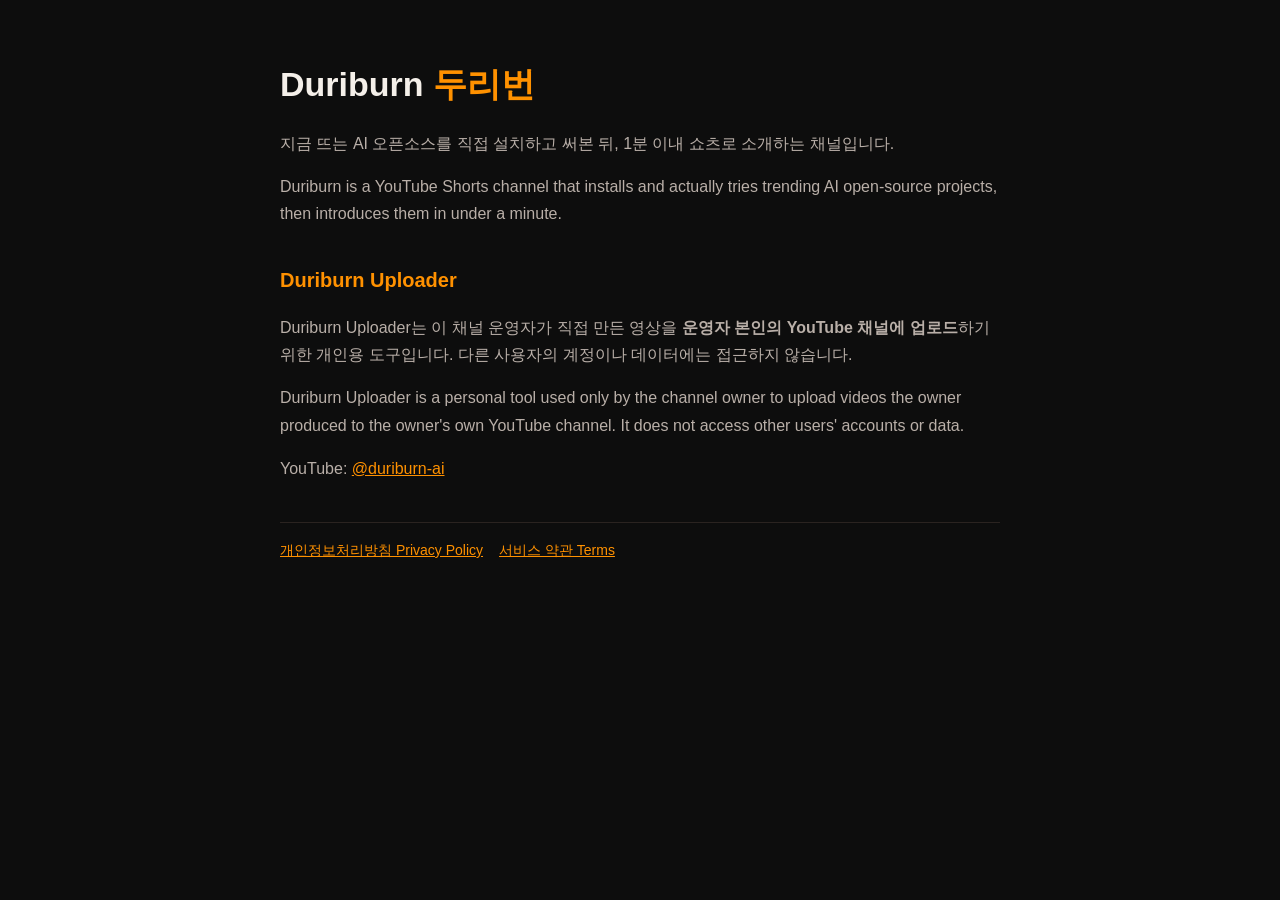
<file: index.html>
<!doctype html><html lang="ko"><head><meta charset="utf-8"><meta name="viewport" content="width=device-width,initial-scale=1">
<title>Duriburn 두리번</title><link rel="stylesheet" href="style.css"></head><body><main>
<h1>Duriburn <span>두리번</span></h1>
<p>지금 뜨는 AI 오픈소스를 직접 설치하고 써본 뒤, 1분 이내 쇼츠로 소개하는 채널입니다.</p>
<p>Duriburn is a YouTube Shorts channel that installs and actually tries trending AI open-source projects, then introduces them in under a minute.</p>
<h2>Duriburn Uploader</h2>
<p>Duriburn Uploader는 이 채널 운영자가 직접 만든 영상을 <b>운영자 본인의 YouTube 채널에 업로드</b>하기 위한 개인용 도구입니다. 다른 사용자의 계정이나 데이터에는 접근하지 않습니다.</p>
<p>Duriburn Uploader is a personal tool used only by the channel owner to upload videos the owner produced to the owner's own YouTube channel. It does not access other users' accounts or data.</p>
<p>YouTube: <a href="https://www.youtube.com/@duriburn-ai">@duriburn-ai</a></p>
<nav><a href="privacy.html">개인정보처리방침 Privacy Policy</a><a href="terms.html">서비스 약관 Terms</a></nav>
</main></body></html>
</file>
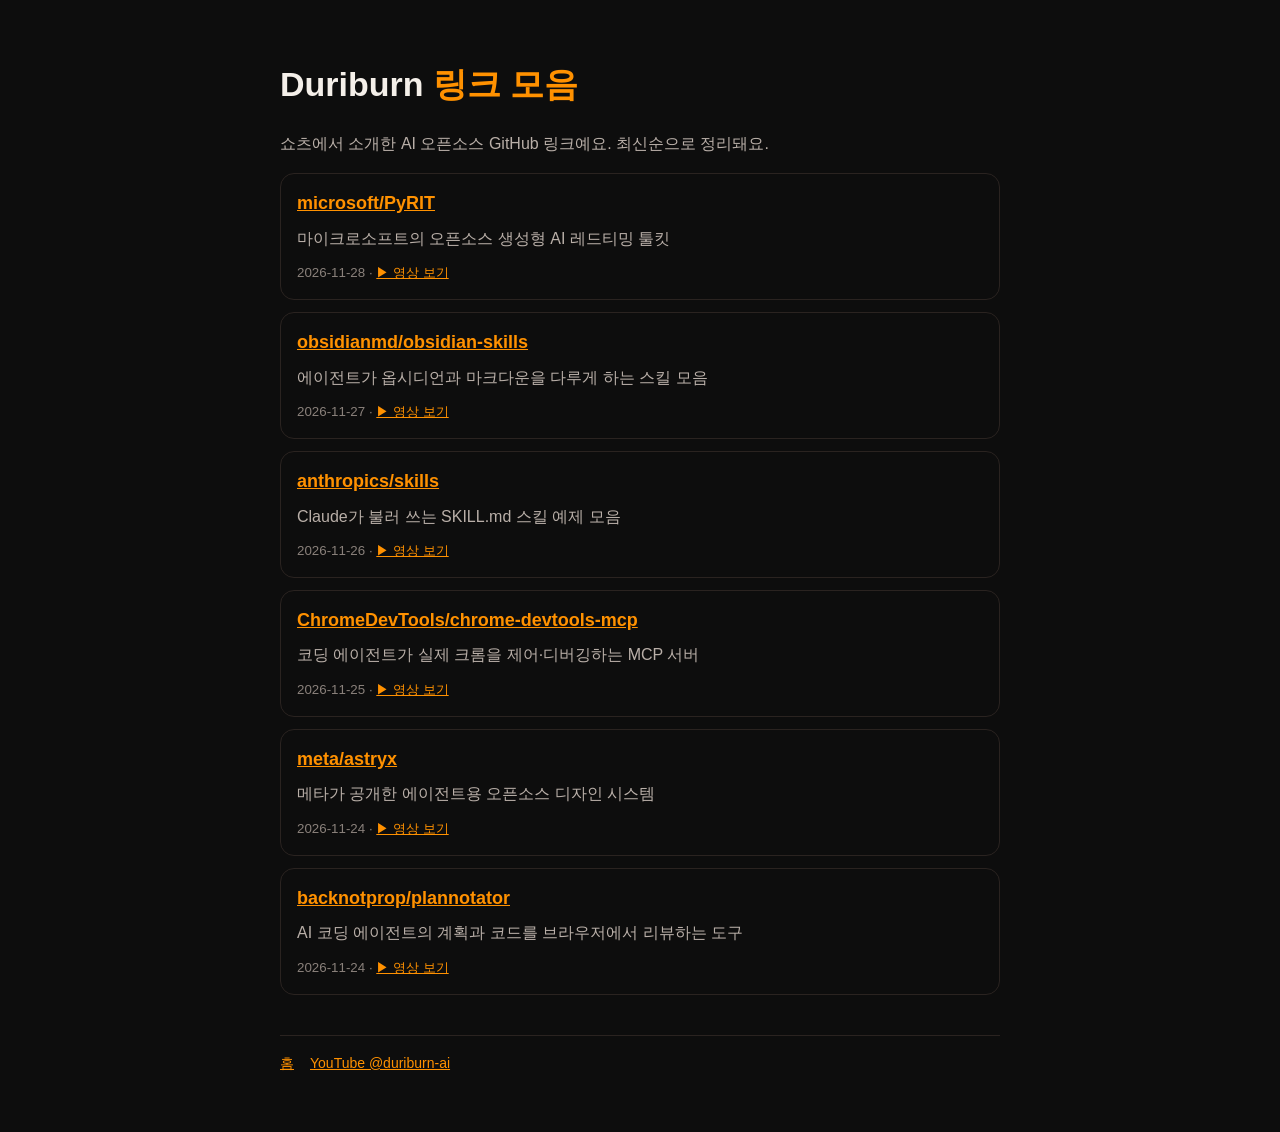
<file: links.html>
<!doctype html><html lang="ko"><head><meta charset="utf-8"><meta name="viewport" content="width=device-width,initial-scale=1">
<title>두리번이 소개한 AI 오픈소스 링크 모음</title><link rel="stylesheet" href="style.css">
<style>ul{list-style:none;padding:0}li{border:1px solid #2a2320;border-radius:14px;padding:14px 16px;margin:12px 0}a.repo{font-size:18px;font-weight:700;word-break:break-all}li p{margin:6px 0}small{color:#8a817b}</style></head>
<body><main><h1>Duriburn <span>링크 모음</span></h1>
<p>쇼츠에서 소개한 AI 오픈소스 GitHub 링크예요. 최신순으로 정리돼요.</p>
<ul><li><a class="repo" href="https://github.com/microsoft/PyRIT">microsoft/PyRIT</a><p>마이크로소프트의 오픈소스 생성형 AI 레드티밍 툴킷</p><small>2026-11-28 · <a href="https://youtube.com/shorts/XU3pWyUfzyk">▶ 영상 보기</a></small></li>
<li><a class="repo" href="https://github.com/obsidianmd/obsidian-skills">obsidianmd/obsidian-skills</a><p>에이전트가 옵시디언과 마크다운을 다루게 하는 스킬 모음</p><small>2026-11-27 · <a href="https://youtube.com/shorts/ZMdDo51eXQM">▶ 영상 보기</a></small></li>
<li><a class="repo" href="https://github.com/anthropics/skills">anthropics/skills</a><p>Claude가 불러 쓰는 SKILL.md 스킬 예제 모음</p><small>2026-11-26 · <a href="https://youtube.com/shorts/5Knz9wBX8SY">▶ 영상 보기</a></small></li>
<li><a class="repo" href="https://github.com/ChromeDevTools/chrome-devtools-mcp">ChromeDevTools/chrome-devtools-mcp</a><p>코딩 에이전트가 실제 크롬을 제어·디버깅하는 MCP 서버</p><small>2026-11-25 · <a href="https://youtube.com/shorts/dO47_bAZS7Q">▶ 영상 보기</a></small></li>
<li><a class="repo" href="https://github.com/meta/astryx">meta/astryx</a><p>메타가 공개한 에이전트용 오픈소스 디자인 시스템</p><small>2026-11-24 · <a href="https://youtube.com/shorts/kfMm3bFbrIg">▶ 영상 보기</a></small></li>
<li><a class="repo" href="https://github.com/backnotprop/plannotator">backnotprop/plannotator</a><p>AI 코딩 에이전트의 계획과 코드를 브라우저에서 리뷰하는 도구</p><small>2026-11-24 · <a href="https://youtube.com/shorts/B1mohXmfS0c">▶ 영상 보기</a></small></li></ul>
<nav><a href="index.html">홈</a><a href="https://www.youtube.com/@duriburn-ai">YouTube @duriburn-ai</a></nav></main></body></html>
</file>
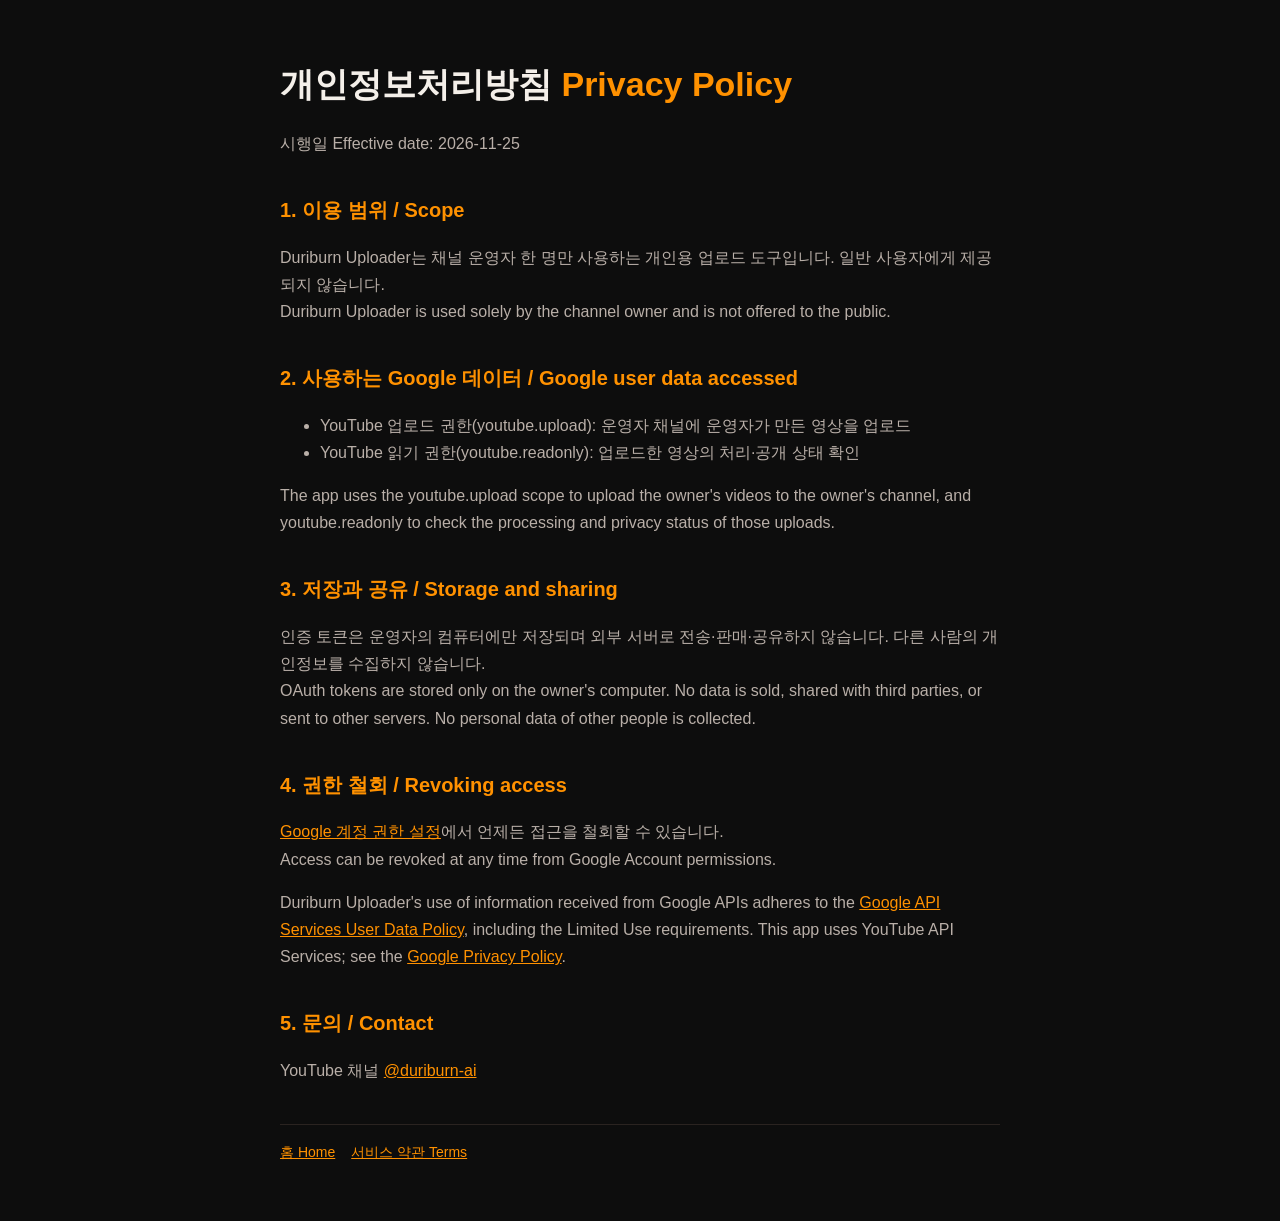
<file: privacy.html>
<!doctype html><html lang="ko"><head><meta charset="utf-8"><meta name="viewport" content="width=device-width,initial-scale=1">
<title>개인정보처리방침 · Duriburn</title><link rel="stylesheet" href="style.css"></head><body><main>
<h1>개인정보처리방침 <span>Privacy Policy</span></h1>
<p>시행일 Effective date: 2026-11-25</p>
<h2>1. 이용 범위 / Scope</h2>
<p>Duriburn Uploader는 채널 운영자 한 명만 사용하는 개인용 업로드 도구입니다. 일반 사용자에게 제공되지 않습니다.<br>Duriburn Uploader is used solely by the channel owner and is not offered to the public.</p>
<h2>2. 사용하는 Google 데이터 / Google user data accessed</h2>
<ul>
<li>YouTube 업로드 권한(youtube.upload): 운영자 채널에 운영자가 만든 영상을 업로드</li>
<li>YouTube 읽기 권한(youtube.readonly): 업로드한 영상의 처리·공개 상태 확인</li>
</ul>
<p>The app uses the youtube.upload scope to upload the owner's videos to the owner's channel, and youtube.readonly to check the processing and privacy status of those uploads.</p>
<h2>3. 저장과 공유 / Storage and sharing</h2>
<p>인증 토큰은 운영자의 컴퓨터에만 저장되며 외부 서버로 전송·판매·공유하지 않습니다. 다른 사람의 개인정보를 수집하지 않습니다.<br>OAuth tokens are stored only on the owner's computer. No data is sold, shared with third parties, or sent to other servers. No personal data of other people is collected.</p>
<h2>4. 권한 철회 / Revoking access</h2>
<p><a href="https://myaccount.google.com/permissions">Google 계정 권한 설정</a>에서 언제든 접근을 철회할 수 있습니다.<br>Access can be revoked at any time from Google Account permissions.</p>
<p>Duriburn Uploader's use of information received from Google APIs adheres to the <a href="https://developers.google.com/terms/api-services-user-data-policy">Google API Services User Data Policy</a>, including the Limited Use requirements. This app uses YouTube API Services; see the <a href="https://policies.google.com/privacy">Google Privacy Policy</a>.</p>
<h2>5. 문의 / Contact</h2>
<p>YouTube 채널 <a href="https://www.youtube.com/@duriburn-ai">@duriburn-ai</a></p>
<nav><a href="index.html">홈 Home</a><a href="terms.html">서비스 약관 Terms</a></nav>
</main></body></html>
</file>
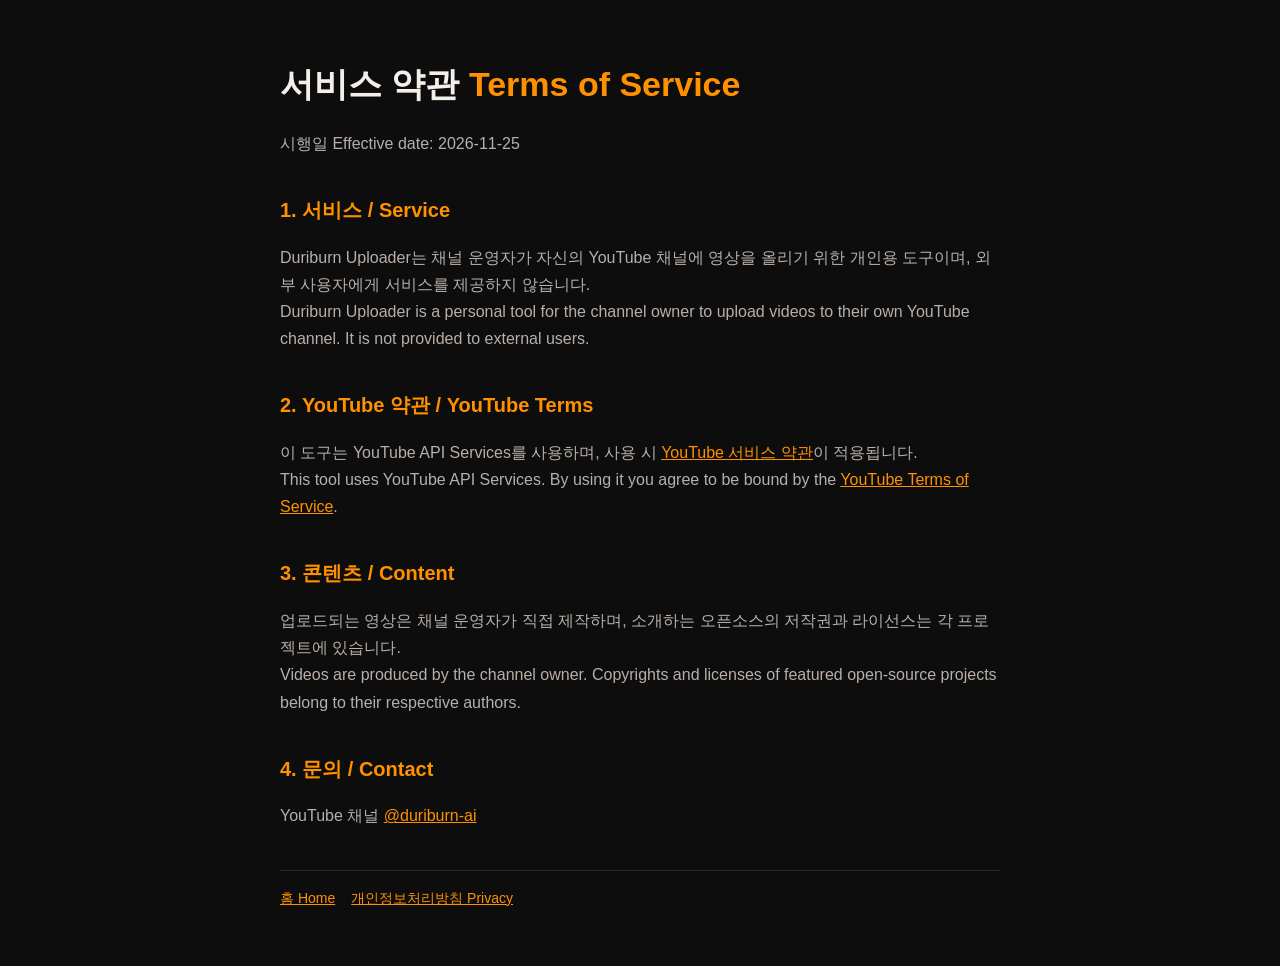
<file: terms.html>
<!doctype html><html lang="ko"><head><meta charset="utf-8"><meta name="viewport" content="width=device-width,initial-scale=1">
<title>서비스 약관 · Duriburn</title><link rel="stylesheet" href="style.css"></head><body><main>
<h1>서비스 약관 <span>Terms of Service</span></h1>
<p>시행일 Effective date: 2026-11-25</p>
<h2>1. 서비스 / Service</h2>
<p>Duriburn Uploader는 채널 운영자가 자신의 YouTube 채널에 영상을 올리기 위한 개인용 도구이며, 외부 사용자에게 서비스를 제공하지 않습니다.<br>Duriburn Uploader is a personal tool for the channel owner to upload videos to their own YouTube channel. It is not provided to external users.</p>
<h2>2. YouTube 약관 / YouTube Terms</h2>
<p>이 도구는 YouTube API Services를 사용하며, 사용 시 <a href="https://www.youtube.com/t/terms">YouTube 서비스 약관</a>이 적용됩니다.<br>This tool uses YouTube API Services. By using it you agree to be bound by the <a href="https://www.youtube.com/t/terms">YouTube Terms of Service</a>.</p>
<h2>3. 콘텐츠 / Content</h2>
<p>업로드되는 영상은 채널 운영자가 직접 제작하며, 소개하는 오픈소스의 저작권과 라이선스는 각 프로젝트에 있습니다.<br>Videos are produced by the channel owner. Copyrights and licenses of featured open-source projects belong to their respective authors.</p>
<h2>4. 문의 / Contact</h2>
<p>YouTube 채널 <a href="https://www.youtube.com/@duriburn-ai">@duriburn-ai</a></p>
<nav><a href="index.html">홈 Home</a><a href="privacy.html">개인정보처리방침 Privacy</a></nav>
</main></body></html>
</file>
<file: style.css>
:root{--bg:#0d0d0d;--fg:#f4efe9;--dim:#b9afa8;--fire:#ff9100}
*{box-sizing:border-box}body{margin:0;background:var(--bg);color:var(--fg);font:16px/1.7 -apple-system,"Apple SD Gothic Neo","Noto Sans KR",sans-serif}
main{max-width:760px;margin:0 auto;padding:56px 20px}
h1{font-size:34px;margin:0 0 8px}h1 span{color:var(--fire)}h2{margin-top:36px;font-size:20px;color:var(--fire)}
p,li{color:var(--dim)}a{color:var(--fire)}nav{margin-top:40px;border-top:1px solid #2a2320;padding-top:16px;font-size:14px}
nav a{margin-right:16px}
</file>
